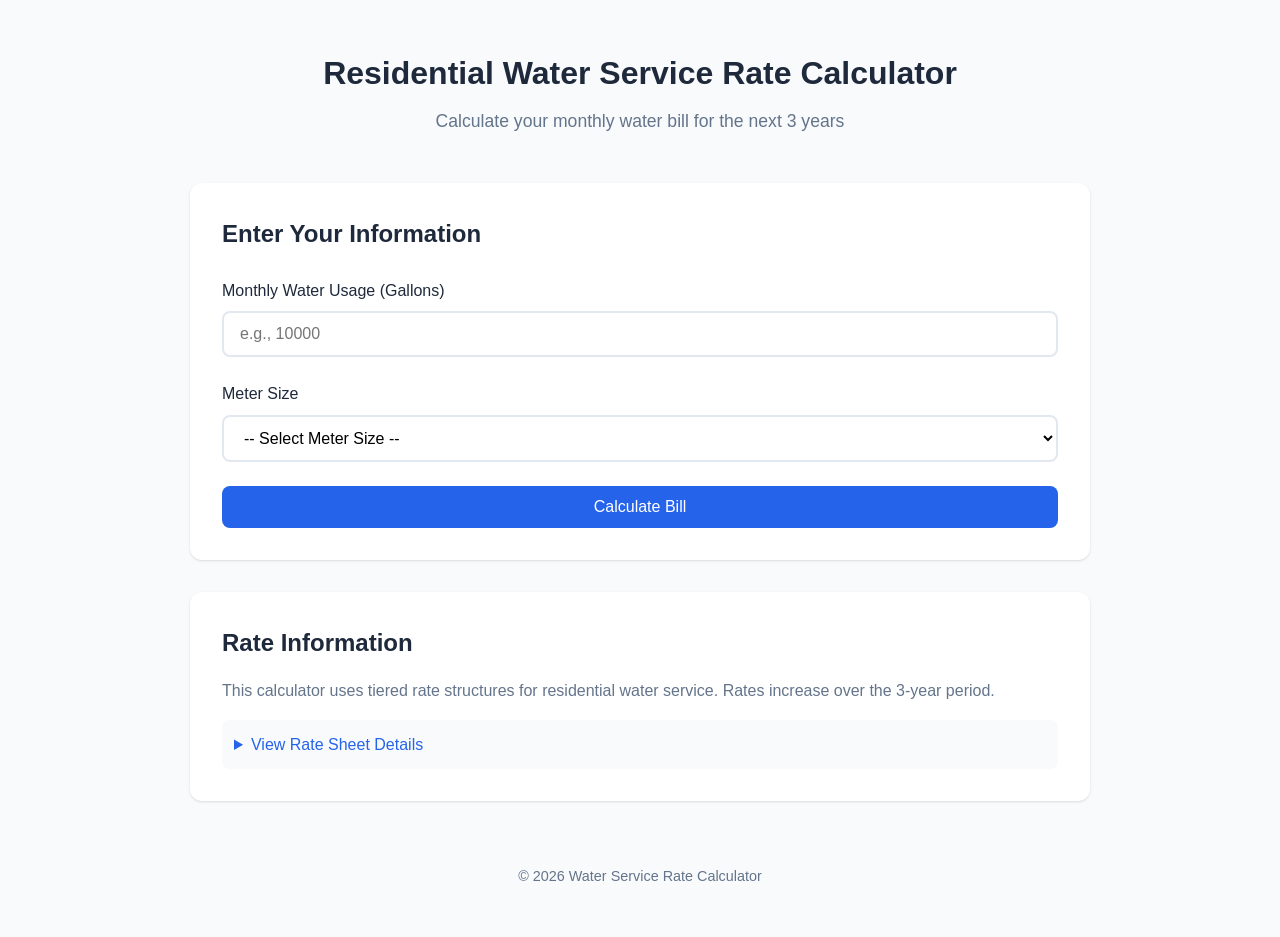
<file: index.html>
<!DOCTYPE html>
<html lang="en">
<head>
    <meta charset="UTF-8">
    <meta name="viewport" content="width=device-width, initial-scale=1.0">
    <title>Water Bill Calculator</title>
    <link rel="stylesheet" href="styles.css">
</head>
<body>
    <div class="container">
        <header>
            <h1>Residential Water Service Rate Calculator</h1>
            <p class="subtitle">Calculate your monthly water bill for the next 3 years</p>
        </header>

        <main>
            <section class="input-section">
                <h2>Enter Your Information</h2>
                
                <div class="form-group">
                    <label for="gallons">Monthly Water Usage (Gallons)</label>
                    <input 
                        type="number" 
                        id="gallons" 
                        placeholder="e.g., 10000" 
                        min="0"
                        step="1"
                    >
                </div>

                <div class="form-group">
                    <label for="meter-size">Meter Size</label>
                    <select id="meter-size">
                        <option value="">-- Select Meter Size --</option>
                        <option value="5/8">5/8"</option>
                        <option value="3/4">3/4"</option>
                        <option value="1">1"</option>
                    </select>
                </div>

                <button id="calculate-btn" class="btn-primary">Calculate Bill</button>
            </section>

            <section class="results-section" id="results-section" style="display: none;">
                <h2>Your Monthly Bill Estimates</h2>
                
                <div class="results-grid">
                    <div class="result-card">
                        <h3>Year 1</h3>
                        <div class="amount" id="year1-total">$0.00</div>
                        <button class="btn-details" data-year="1">View Details</button>
                    </div>
                    
                    <div class="result-card">
                        <h3>Year 2</h3>
                        <div class="amount" id="year2-total">$0.00</div>
                        <button class="btn-details" data-year="2">View Details</button>
                    </div>
                    
                    <div class="result-card">
                        <h3>Year 3</h3>
                        <div class="amount" id="year3-total">$0.00</div>
                        <button class="btn-details" data-year="3">View Details</button>
                    </div>
                </div>

                <div class="breakdown-section" id="breakdown-section" style="display: none;">
                    <h3>Calculation Breakdown - <span id="breakdown-year"></span></h3>
                    <div id="breakdown-content"></div>
                    <button class="btn-secondary" id="close-breakdown">Close Details</button>
                </div>
            </section>

            <section class="rate-info">
                <h2>Rate Information</h2>
                <p>This calculator uses tiered rate structures for residential water service. Rates increase over the 3-year period.</p>
                
                <details>
                    <summary>View Rate Sheet Details</summary>
                    <div class="rate-tables">
                        <h4>Fixed Monthly Charges by Meter Size</h4>
                        <table>
                            <thead>
                                <tr>
                                    <th>Meter Size</th>
                                    <th>Year 1</th>
                                    <th>Year 2</th>
                                    <th>Year 3</th>
                                </tr>
                            </thead>
                            <tbody>
                                <tr>
                                    <td>5/8"</td>
                                    <td>$15.00</td>
                                    <td>$15.75</td>
                                    <td>$16.54</td>
                                </tr>
                                <tr>
                                    <td>3/4"</td>
                                    <td>$22.50</td>
                                    <td>$23.63</td>
                                    <td>$24.81</td>
                                </tr>
                                <tr>
                                    <td>1"</td>
                                    <td>$37.50</td>
                                    <td>$39.38</td>
                                    <td>$41.34</td>
                                </tr>
                            </tbody>
                        </table>

                        <h4>Usage Rates per 1,000 Gallons (Tiered)</h4>
                        <table>
                            <thead>
                                <tr>
                                    <th>Usage Tier</th>
                                    <th>Year 1</th>
                                    <th>Year 2</th>
                                    <th>Year 3</th>
                                </tr>
                            </thead>
                            <tbody>
                                <tr>
                                    <td>0 - 5,000 gallons</td>
                                    <td>$2.50</td>
                                    <td>$2.63</td>
                                    <td>$2.76</td>
                                </tr>
                                <tr>
                                    <td>5,001 - 10,000 gallons</td>
                                    <td>$3.00</td>
                                    <td>$3.15</td>
                                    <td>$3.31</td>
                                </tr>
                                <tr>
                                    <td>10,001 - 20,000 gallons</td>
                                    <td>$3.50</td>
                                    <td>$3.68</td>
                                    <td>$3.86</td>
                                </tr>
                                <tr>
                                    <td>20,001+ gallons</td>
                                    <td>$4.00</td>
                                    <td>$4.20</td>
                                    <td>$4.41</td>
                                </tr>
                            </tbody>
                        </table>
                    </div>
                </details>
            </section>
        </main>

        <footer>
            <p>&copy; 2026 Water Service Rate Calculator</p>
        </footer>
    </div>

    <script src="calculator.js"></script>
</body>
</html>
</file>
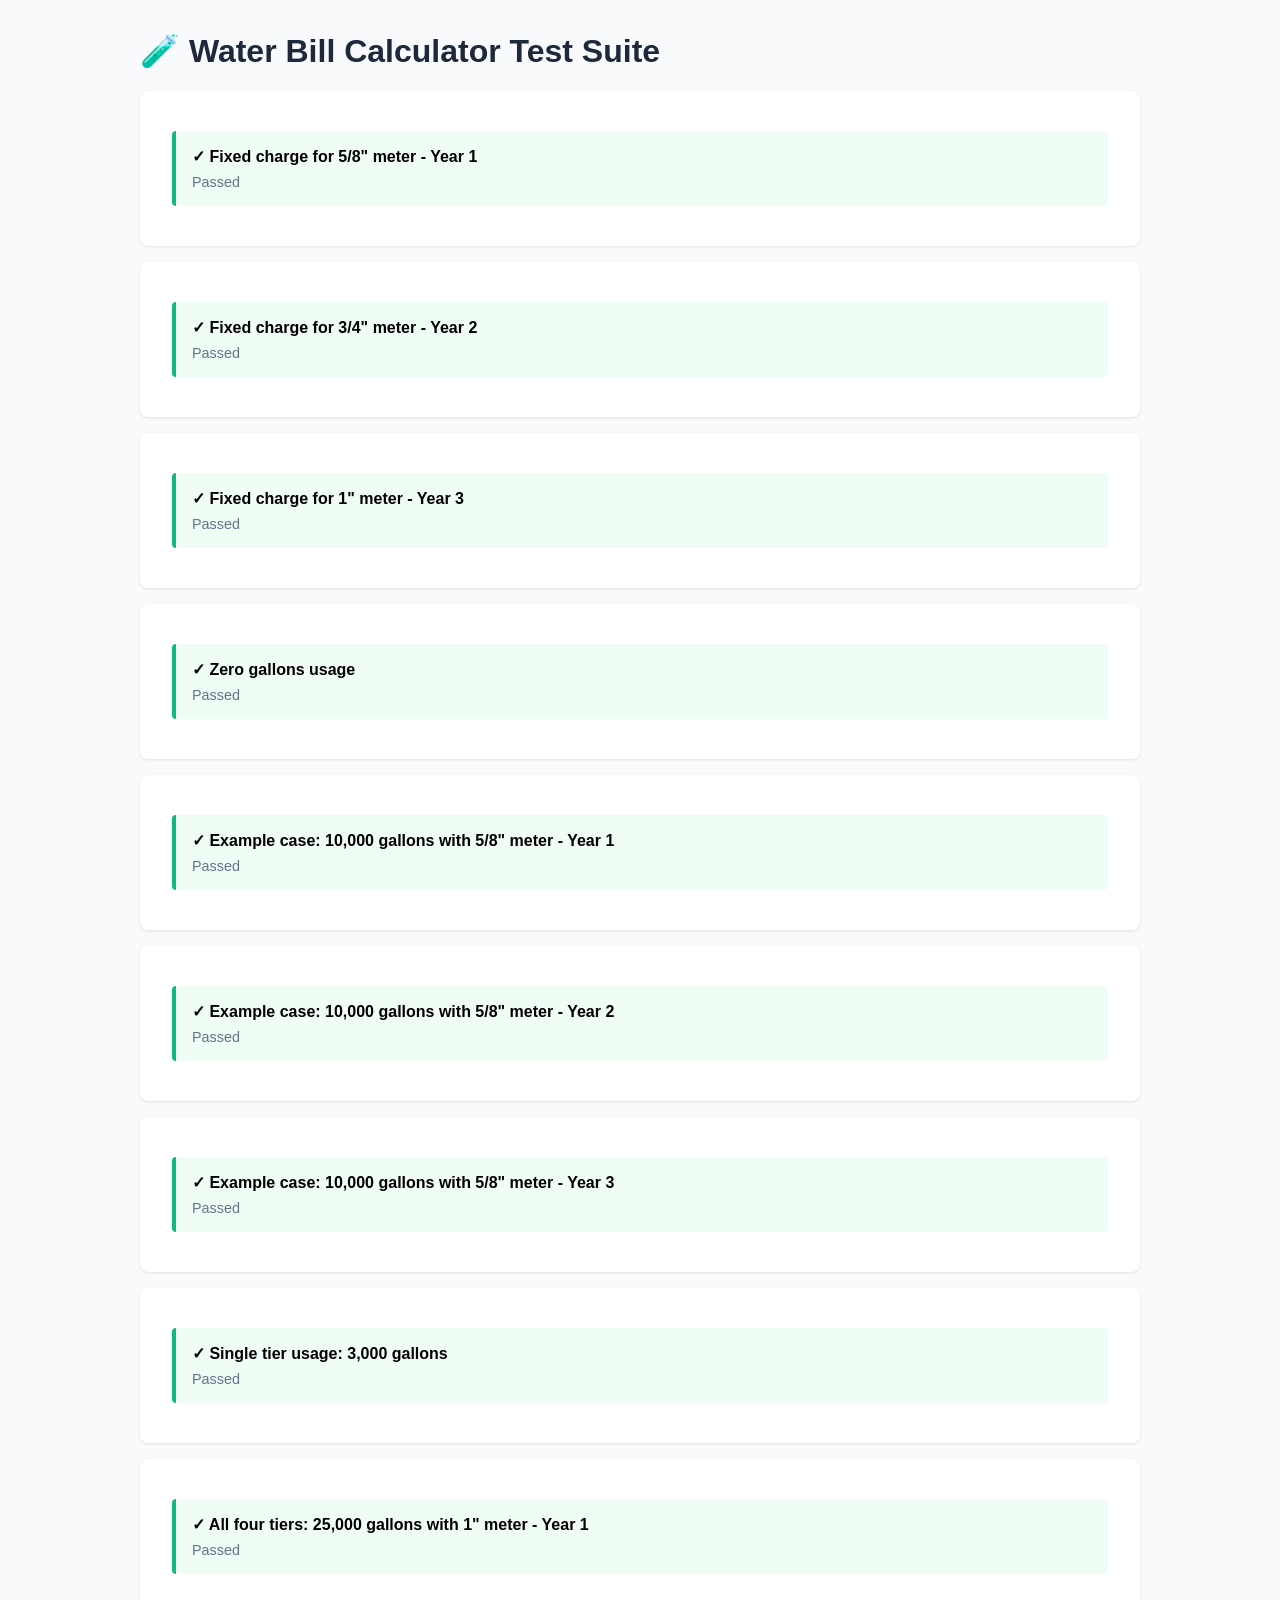
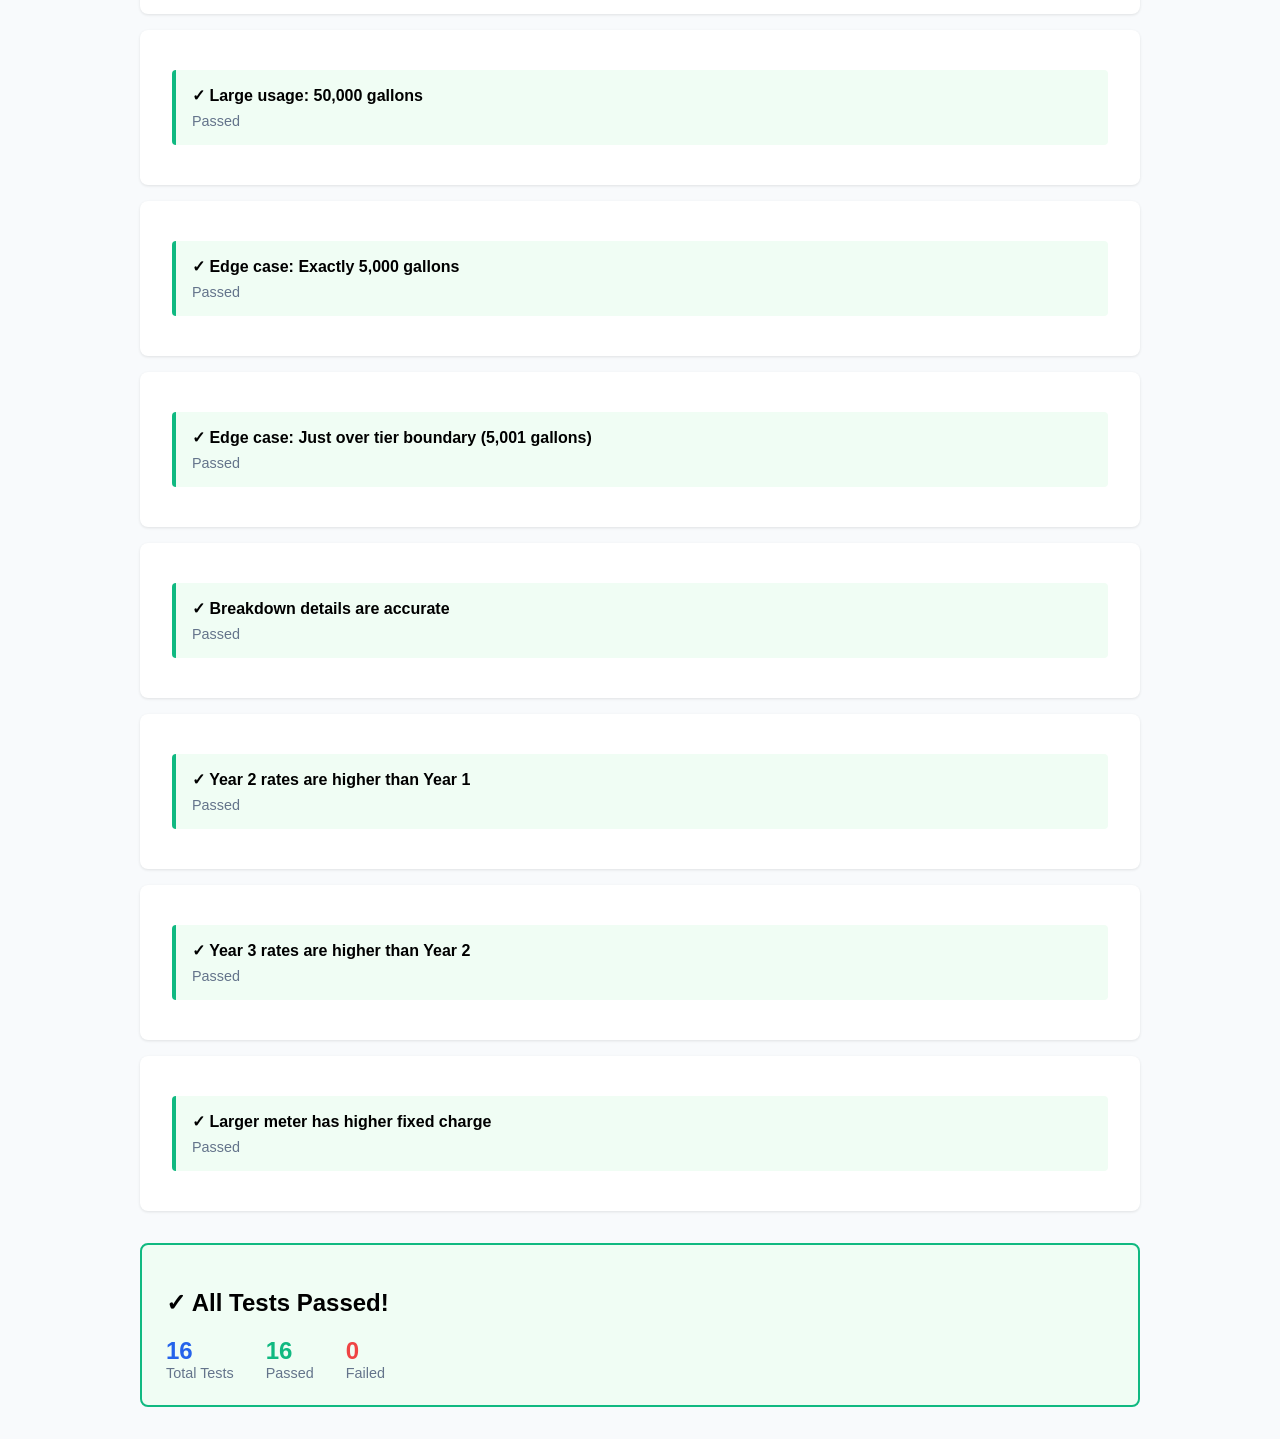
<file: test.html>
<!DOCTYPE html>
<html lang="en">
<head>
    <meta charset="UTF-8">
    <meta name="viewport" content="width=device-width, initial-scale=1.0">
    <title>Water Bill Calculator - Test Suite</title>
    <style>
        body {
            font-family: -apple-system, BlinkMacSystemFont, 'Segoe UI', 'Roboto', 'Oxygen', 'Ubuntu', sans-serif;
            max-width: 1000px;
            margin: 2rem auto;
            padding: 0 1rem;
            background: #f8fafc;
        }
        h1 {
            color: #1e293b;
        }
        .test-suite {
            background: white;
            padding: 2rem;
            border-radius: 0.5rem;
            box-shadow: 0 1px 3px rgba(0,0,0,0.1);
            margin-bottom: 1rem;
        }
        .test-case {
            padding: 1rem;
            margin: 0.5rem 0;
            border-left: 4px solid #94a3b8;
            background: #f8fafc;
            border-radius: 0.25rem;
        }
        .test-case.pass {
            border-left-color: #10b981;
            background: #f0fdf4;
        }
        .test-case.fail {
            border-left-color: #ef4444;
            background: #fef2f2;
        }
        .test-name {
            font-weight: 600;
            margin-bottom: 0.5rem;
        }
        .test-result {
            font-size: 0.9rem;
            color: #64748b;
        }
        .test-error {
            color: #dc2626;
            font-family: monospace;
            font-size: 0.85rem;
            margin-top: 0.5rem;
            padding: 0.5rem;
            background: white;
            border-radius: 0.25rem;
        }
        .summary {
            background: #f1f5f9;
            padding: 1.5rem;
            border-radius: 0.5rem;
            margin-top: 2rem;
        }
        .summary.all-pass {
            background: #f0fdf4;
            border: 2px solid #10b981;
        }
        .summary.has-fails {
            background: #fef2f2;
            border: 2px solid #ef4444;
        }
        .stats {
            display: flex;
            gap: 2rem;
            margin-top: 1rem;
        }
        .stat {
            font-size: 1.5rem;
            font-weight: 700;
        }
        .stat-label {
            font-size: 0.9rem;
            color: #64748b;
            font-weight: 400;
        }
        .pass-stat { color: #10b981; }
        .fail-stat { color: #ef4444; }
        .total-stat { color: #2563eb; }
    </style>
</head>
<body>
    <h1>🧪 Water Bill Calculator Test Suite</h1>
    <div id="test-results"></div>
    <div id="summary" class="summary"></div>

    <script>
        // Import the rate data and calculation functions
        const RATES = {
            fixedCharges: {
                '5/8': { year1: 15.00, year2: 15.75, year3: 16.54 },
                '3/4': { year1: 22.50, year2: 23.63, year3: 24.81 },
                '1': { year1: 37.50, year2: 39.38, year3: 41.34 }
            },
            usageRates: {
                year1: [
                    { min: 0, max: 5000, rate: 2.50 },
                    { min: 5001, max: 10000, rate: 3.00 },
                    { min: 10001, max: 20000, rate: 3.50 },
                    { min: 20001, max: Infinity, rate: 4.00 }
                ],
                year2: [
                    { min: 0, max: 5000, rate: 2.63 },
                    { min: 5001, max: 10000, rate: 3.15 },
                    { min: 10001, max: 20000, rate: 3.68 },
                    { min: 20001, max: Infinity, rate: 4.20 }
                ],
                year3: [
                    { min: 0, max: 5000, rate: 2.76 },
                    { min: 5001, max: 10000, rate: 3.31 },
                    { min: 10001, max: 20000, rate: 3.86 },
                    { min: 20001, max: Infinity, rate: 4.41 }
                ]
            }
        };

        function calculateUsageCharges(gallons, yearRates) {
            let remainingGallons = gallons;
            let totalCharge = 0;
            const breakdown = [];

            for (const tier of yearRates) {
                if (remainingGallons <= 0) break;

                const tierMax = tier.max === Infinity ? Infinity : tier.max;
                const tierMin = tier.min;
                const tierCapacity = tierMax === Infinity ? Infinity : tierMax - tierMin + 1;
                
                const gallonsInTier = Math.min(remainingGallons, tierCapacity);
                
                if (gallonsInTier > 0) {
                    const charge = (gallonsInTier / 1000) * tier.rate;
                    totalCharge += charge;
                    
                    breakdown.push({
                        gallons: gallonsInTier,
                        rate: tier.rate,
                        charge: charge,
                        tierDesc: tierMax === Infinity 
                            ? `${tierMin.toLocaleString()}+ gallons`
                            : `${tierMin.toLocaleString()} - ${tierMax.toLocaleString()} gallons`
                    });
                    
                    remainingGallons -= gallonsInTier;
                }
            }

            return { totalCharge, breakdown };
        }

        function calculateYearBill(gallons, meterSize, year) {
            const yearKey = `year${year}`;
            const fixedCharge = RATES.fixedCharges[meterSize][yearKey];
            const yearRates = RATES.usageRates[yearKey];
            
            const { totalCharge: usageCharge, breakdown } = calculateUsageCharges(gallons, yearRates);
            const totalBill = fixedCharge + usageCharge;
            
            return {
                fixedCharge,
                usageCharge,
                totalBill,
                breakdown
            };
        }

        // Test framework
        class TestRunner {
            constructor() {
                this.tests = [];
                this.results = [];
            }

            test(name, fn) {
                this.tests.push({ name, fn });
            }

            assertEqual(actual, expected, message = '') {
                if (actual !== expected) {
                    throw new Error(`Expected ${expected}, got ${actual}. ${message}`);
                }
            }

            assertAlmostEqual(actual, expected, tolerance = 0.01, message = '') {
                if (Math.abs(actual - expected) > tolerance) {
                    throw new Error(`Expected ${expected}, got ${actual} (tolerance: ${tolerance}). ${message}`);
                }
            }

            async run() {
                const resultsDiv = document.getElementById('test-results');
                let passed = 0;
                let failed = 0;

                for (const test of this.tests) {
                    const testDiv = document.createElement('div');
                    testDiv.className = 'test-suite';
                    
                    try {
                        await test.fn(this);
                        testDiv.innerHTML = `
                            <div class="test-case pass">
                                <div class="test-name">✓ ${test.name}</div>
                                <div class="test-result">Passed</div>
                            </div>
                        `;
                        passed++;
                        this.results.push({ name: test.name, passed: true });
                    } catch (error) {
                        testDiv.innerHTML = `
                            <div class="test-case fail">
                                <div class="test-name">✗ ${test.name}</div>
                                <div class="test-result">Failed</div>
                                <div class="test-error">${error.message}</div>
                            </div>
                        `;
                        failed++;
                        this.results.push({ name: test.name, passed: false, error: error.message });
                    }
                    
                    resultsDiv.appendChild(testDiv);
                }

                // Display summary
                const summaryDiv = document.getElementById('summary');
                const total = passed + failed;
                const allPassed = failed === 0;
                
                summaryDiv.className = `summary ${allPassed ? 'all-pass' : 'has-fails'}`;
                summaryDiv.innerHTML = `
                    <h2>${allPassed ? '✓ All Tests Passed!' : '⚠ Some Tests Failed'}</h2>
                    <div class="stats">
                        <div>
                            <div class="stat total-stat">${total}</div>
                            <div class="stat-label">Total Tests</div>
                        </div>
                        <div>
                            <div class="stat pass-stat">${passed}</div>
                            <div class="stat-label">Passed</div>
                        </div>
                        <div>
                            <div class="stat fail-stat">${failed}</div>
                            <div class="stat-label">Failed</div>
                        </div>
                    </div>
                `;
            }
        }

        // Test cases
        const runner = new TestRunner();

        runner.test('Fixed charge for 5/8" meter - Year 1', (t) => {
            const result = calculateYearBill(0, '5/8', 1);
            t.assertEqual(result.fixedCharge, 15.00, 'Fixed charge should be $15.00');
        });

        runner.test('Fixed charge for 3/4" meter - Year 2', (t) => {
            const result = calculateYearBill(0, '3/4', 2);
            t.assertEqual(result.fixedCharge, 23.63, 'Fixed charge should be $23.63');
        });

        runner.test('Fixed charge for 1" meter - Year 3', (t) => {
            const result = calculateYearBill(0, '1', 3);
            t.assertEqual(result.fixedCharge, 41.34, 'Fixed charge should be $41.34');
        });

        runner.test('Zero gallons usage', (t) => {
            const result = calculateYearBill(0, '5/8', 1);
            t.assertEqual(result.usageCharge, 0, 'Usage charge should be $0 for 0 gallons');
            t.assertEqual(result.totalBill, 15.00, 'Total should equal fixed charge only');
        });

        runner.test('Example case: 10,000 gallons with 5/8" meter - Year 1', (t) => {
            const result = calculateYearBill(10000, '5/8', 1);
            // Fixed: $15.00
            // Tier 1 (5,001 gal @ $2.50/1k): $12.50
            // Tier 2 (4,999 gal @ $3.00/1k): $15.00
            // Total: $42.50
            t.assertAlmostEqual(result.totalBill, 42.50, 0.01, 'Total should be $42.50');
        });

        runner.test('Example case: 10,000 gallons with 5/8" meter - Year 2', (t) => {
            const result = calculateYearBill(10000, '5/8', 2);
            t.assertAlmostEqual(result.totalBill, 44.65, 0.01, 'Total should be $44.65');
        });

        runner.test('Example case: 10,000 gallons with 5/8" meter - Year 3', (t) => {
            const result = calculateYearBill(10000, '5/8', 3);
            t.assertAlmostEqual(result.totalBill, 46.89, 0.01, 'Total should be $46.89');
        });

        runner.test('Single tier usage: 3,000 gallons', (t) => {
            const result = calculateYearBill(3000, '5/8', 1);
            // Fixed: $15.00
            // Tier 1 (3,000 gal @ $2.50/1k): $7.50
            // Total: $22.50
            t.assertAlmostEqual(result.totalBill, 22.50, 0.01, 'Total should be $22.50');
        });

        runner.test('All four tiers: 25,000 gallons with 1" meter - Year 1', (t) => {
            const result = calculateYearBill(25000, '1', 1);
            // Fixed: $37.50
            // Tier 1 (5,001 gal @ $2.50/1k): $12.50
            // Tier 2 (5,000 gal @ $3.00/1k): $15.00
            // Tier 3 (10,000 gal @ $3.50/1k): $35.00
            // Tier 4 (4,999 gal @ $4.00/1k): $20.00
            // Total: $120.00
            t.assertAlmostEqual(result.totalBill, 120.00, 0.01, 'Total should be $120.00');
        });

        runner.test('Large usage: 50,000 gallons', (t) => {
            const result = calculateYearBill(50000, '1', 1);
            // Fixed: $37.50
            // Tier 1: 5,001 @ $2.50 = $12.50
            // Tier 2: 5,000 @ $3.00 = $15.00
            // Tier 3: 10,000 @ $3.50 = $35.00
            // Tier 4: 29,999 @ $4.00 = $120.00
            // Total: $220.00
            t.assertAlmostEqual(result.totalBill, 220.00, 0.01, 'Total should be $220.00');
        });

        runner.test('Edge case: Exactly 5,000 gallons', (t) => {
            const result = calculateYearBill(5000, '5/8', 1);
            // Fixed: $15.00
            // Tier 1 (5,000 gal @ $2.50/1k): $12.50
            // Total: $27.50
            t.assertAlmostEqual(result.totalBill, 27.50, 0.01, 'Total should be $27.50');
        });

        runner.test('Edge case: Just over tier boundary (5,001 gallons)', (t) => {
            const result = calculateYearBill(5001, '5/8', 1);
            // Tier 1 is 0-5000 which includes 5001 gallons (indices 0 through 5000)
            // So 5,001 gallons fits entirely in tier 1
            const { breakdown } = result;
            t.assertEqual(breakdown.length, 1, 'Should fit in tier 1');
            t.assertEqual(breakdown[0].gallons, 5001, 'Tier 1 should have all 5,001 gallons');
        });

        runner.test('Breakdown details are accurate', (t) => {
            const result = calculateYearBill(10000, '5/8', 1);
            t.assertEqual(result.breakdown.length, 2, 'Should have 2 tier entries');
            t.assertAlmostEqual(result.breakdown[0].charge + result.breakdown[1].charge, 
                result.usageCharge, 0.01, 'Breakdown charges should sum to usage charge');
        });

        runner.test('Year 2 rates are higher than Year 1', (t) => {
            const y1 = calculateYearBill(10000, '5/8', 1);
            const y2 = calculateYearBill(10000, '5/8', 2);
            if (y2.totalBill <= y1.totalBill) {
                throw new Error('Year 2 should be more expensive than Year 1');
            }
        });

        runner.test('Year 3 rates are higher than Year 2', (t) => {
            const y2 = calculateYearBill(10000, '5/8', 2);
            const y3 = calculateYearBill(10000, '5/8', 3);
            if (y3.totalBill <= y2.totalBill) {
                throw new Error('Year 3 should be more expensive than Year 2');
            }
        });

        runner.test('Larger meter has higher fixed charge', (t) => {
            const small = calculateYearBill(0, '5/8', 1);
            const medium = calculateYearBill(0, '3/4', 1);
            const large = calculateYearBill(0, '1', 1);
            
            if (medium.fixedCharge <= small.fixedCharge) {
                throw new Error('3/4" meter should cost more than 5/8"');
            }
            if (large.fixedCharge <= medium.fixedCharge) {
                throw new Error('1" meter should cost more than 3/4"');
            }
        });

        // Run all tests when page loads
        document.addEventListener('DOMContentLoaded', () => {
            runner.run();
        });
    </script>
</body>
</html>
</file>
<file: styles.css>
/* Reset and Base Styles */
* {
    margin: 0;
    padding: 0;
    box-sizing: border-box;
}

:root {
    --primary-color: #2563eb;
    --primary-hover: #1d4ed8;
    --secondary-color: #64748b;
    --success-color: #10b981;
    --background: #f8fafc;
    --card-background: #ffffff;
    --text-primary: #1e293b;
    --text-secondary: #64748b;
    --border-color: #e2e8f0;
    --shadow: 0 1px 3px 0 rgb(0 0 0 / 0.1), 0 1px 2px -1px rgb(0 0 0 / 0.1);
    --shadow-lg: 0 10px 15px -3px rgb(0 0 0 / 0.1), 0 4px 6px -4px rgb(0 0 0 / 0.1);
}

body {
    font-family: -apple-system, BlinkMacSystemFont, 'Segoe UI', 'Roboto', 'Oxygen', 'Ubuntu', 'Cantarell', sans-serif;
    background: var(--background);
    color: var(--text-primary);
    line-height: 1.6;
    min-height: 100vh;
}

.container {
    max-width: 1200px;
    margin: 0 auto;
    padding: 1rem;
}

/* Header */
header {
    text-align: center;
    padding: 2rem 0 3rem;
}

header h1 {
    font-size: 2rem;
    color: var(--text-primary);
    margin-bottom: 0.5rem;
}

.subtitle {
    color: var(--text-secondary);
    font-size: 1.1rem;
}

/* Main Content */
main {
    max-width: 900px;
    margin: 0 auto;
}

/* Input Section */
.input-section {
    background: var(--card-background);
    padding: 2rem;
    border-radius: 0.75rem;
    box-shadow: var(--shadow);
    margin-bottom: 2rem;
}

.input-section h2 {
    margin-bottom: 1.5rem;
    font-size: 1.5rem;
    color: var(--text-primary);
}

.form-group {
    margin-bottom: 1.5rem;
}

.form-group label {
    display: block;
    margin-bottom: 0.5rem;
    font-weight: 500;
    color: var(--text-primary);
}

.form-group input,
.form-group select {
    width: 100%;
    padding: 0.75rem 1rem;
    font-size: 1rem;
    border: 2px solid var(--border-color);
    border-radius: 0.5rem;
    background: var(--card-background);
    transition: border-color 0.2s;
}

.form-group input:focus,
.form-group select:focus {
    outline: none;
    border-color: var(--primary-color);
}

/* Buttons */
.btn-primary,
.btn-secondary,
.btn-details {
    padding: 0.75rem 1.5rem;
    font-size: 1rem;
    font-weight: 500;
    border: none;
    border-radius: 0.5rem;
    cursor: pointer;
    transition: all 0.2s;
}

.btn-primary {
    background: var(--primary-color);
    color: white;
    width: 100%;
}

.btn-primary:hover {
    background: var(--primary-hover);
}

.btn-secondary {
    background: var(--secondary-color);
    color: white;
}

.btn-secondary:hover {
    background: #475569;
}

.btn-details {
    background: transparent;
    color: var(--primary-color);
    border: 2px solid var(--primary-color);
    padding: 0.5rem 1rem;
    font-size: 0.9rem;
}

.btn-details:hover {
    background: var(--primary-color);
    color: white;
}

/* Results Section */
.results-section {
    margin-bottom: 2rem;
}

.results-section h2 {
    text-align: center;
    margin-bottom: 2rem;
    font-size: 1.75rem;
}

.results-grid {
    display: grid;
    grid-template-columns: repeat(auto-fit, minmax(250px, 1fr));
    gap: 1.5rem;
    margin-bottom: 2rem;
}

.result-card {
    background: var(--card-background);
    padding: 2rem;
    border-radius: 0.75rem;
    box-shadow: var(--shadow);
    text-align: center;
    transition: transform 0.2s, box-shadow 0.2s;
}

.result-card:hover {
    transform: translateY(-2px);
    box-shadow: var(--shadow-lg);
}

.result-card h3 {
    color: var(--text-secondary);
    font-size: 1.1rem;
    margin-bottom: 1rem;
    font-weight: 600;
}

.amount {
    font-size: 2.5rem;
    font-weight: 700;
    color: var(--success-color);
    margin-bottom: 1rem;
}

/* Breakdown Section */
.breakdown-section {
    background: var(--card-background);
    padding: 2rem;
    border-radius: 0.75rem;
    box-shadow: var(--shadow);
    margin-top: 2rem;
}

.breakdown-section h3 {
    margin-bottom: 1.5rem;
    color: var(--text-primary);
}

#breakdown-content {
    margin-bottom: 1.5rem;
}

.breakdown-item {
    padding: 0.75rem 0;
    border-bottom: 1px solid var(--border-color);
    display: flex;
    justify-content: space-between;
    align-items: center;
}

.breakdown-item:last-child {
    border-bottom: none;
}

.breakdown-item.total {
    font-weight: 700;
    font-size: 1.2rem;
    padding-top: 1rem;
    margin-top: 0.5rem;
    border-top: 2px solid var(--border-color);
}

.breakdown-label {
    color: var(--text-primary);
}

.breakdown-value {
    color: var(--success-color);
    font-weight: 600;
}

/* Rate Info Section */
.rate-info {
    background: var(--card-background);
    padding: 2rem;
    border-radius: 0.75rem;
    box-shadow: var(--shadow);
    margin-bottom: 2rem;
}

.rate-info h2 {
    margin-bottom: 1rem;
    font-size: 1.5rem;
}

.rate-info p {
    color: var(--text-secondary);
    margin-bottom: 1rem;
}

details {
    margin-top: 1rem;
}

summary {
    cursor: pointer;
    padding: 0.75rem;
    background: var(--background);
    border-radius: 0.5rem;
    font-weight: 500;
    color: var(--primary-color);
    user-select: none;
}

summary:hover {
    background: #e0e7ff;
}

.rate-tables {
    margin-top: 1rem;
    padding: 1rem;
}

.rate-tables h4 {
    margin: 1.5rem 0 1rem;
    color: var(--text-primary);
}

/* Tables */
table {
    width: 100%;
    border-collapse: collapse;
    margin-bottom: 1.5rem;
}

table th,
table td {
    padding: 0.75rem;
    text-align: left;
    border-bottom: 1px solid var(--border-color);
}

table th {
    background: var(--background);
    font-weight: 600;
    color: var(--text-primary);
}

table tr:hover {
    background: var(--background);
}

/* Footer */
footer {
    text-align: center;
    padding: 2rem 0;
    color: var(--text-secondary);
    font-size: 0.9rem;
}

/* Mobile Responsiveness */
@media (max-width: 768px) {
    header h1 {
        font-size: 1.5rem;
    }

    .subtitle {
        font-size: 1rem;
    }

    .input-section,
    .breakdown-section,
    .rate-info {
        padding: 1.5rem;
    }

    .results-grid {
        grid-template-columns: 1fr;
    }

    .amount {
        font-size: 2rem;
    }

    table {
        font-size: 0.9rem;
    }

    table th,
    table td {
        padding: 0.5rem;
    }
}

@media (max-width: 480px) {
    .container {
        padding: 0.5rem;
    }

    header h1 {
        font-size: 1.25rem;
    }

    .input-section,
    .breakdown-section,
    .rate-info {
        padding: 1rem;
    }

    .amount {
        font-size: 1.75rem;
    }

    table {
        font-size: 0.8rem;
    }

    table th,
    table td {
        padding: 0.4rem;
    }
}
</file>
